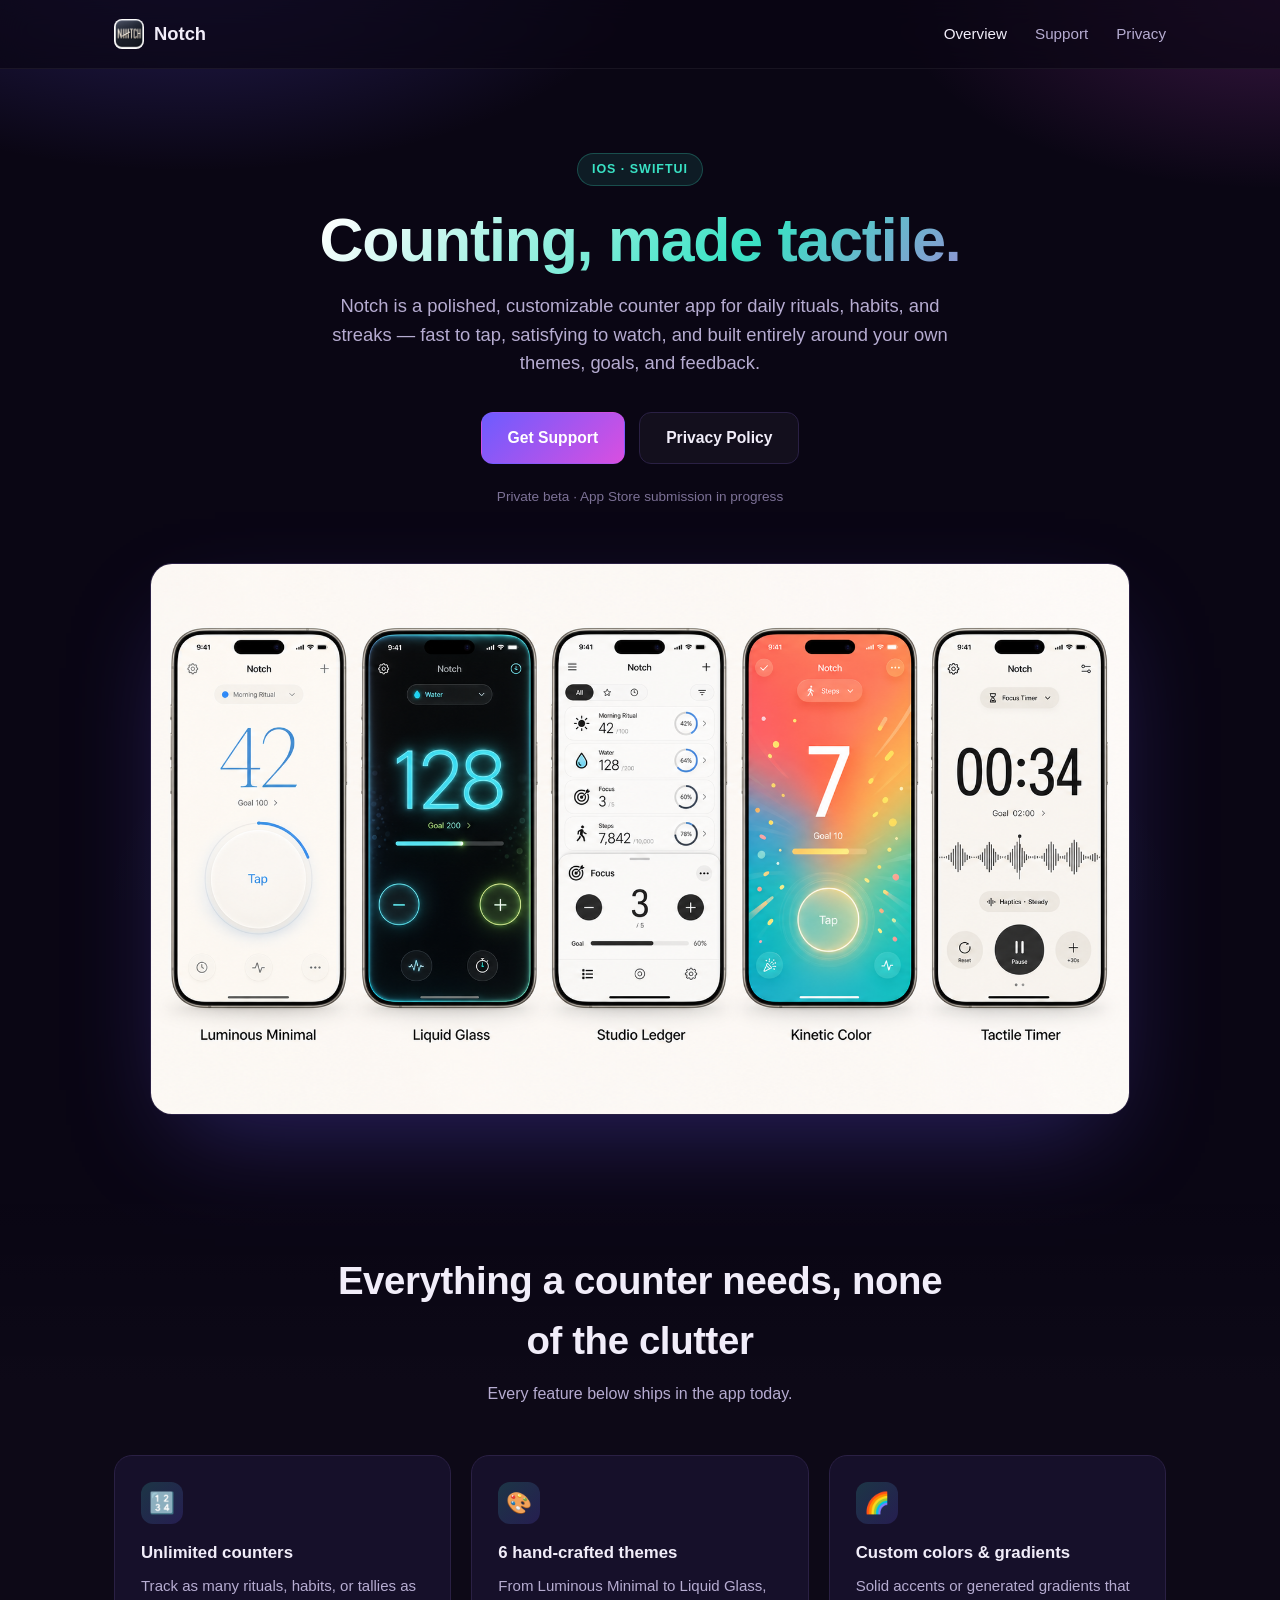
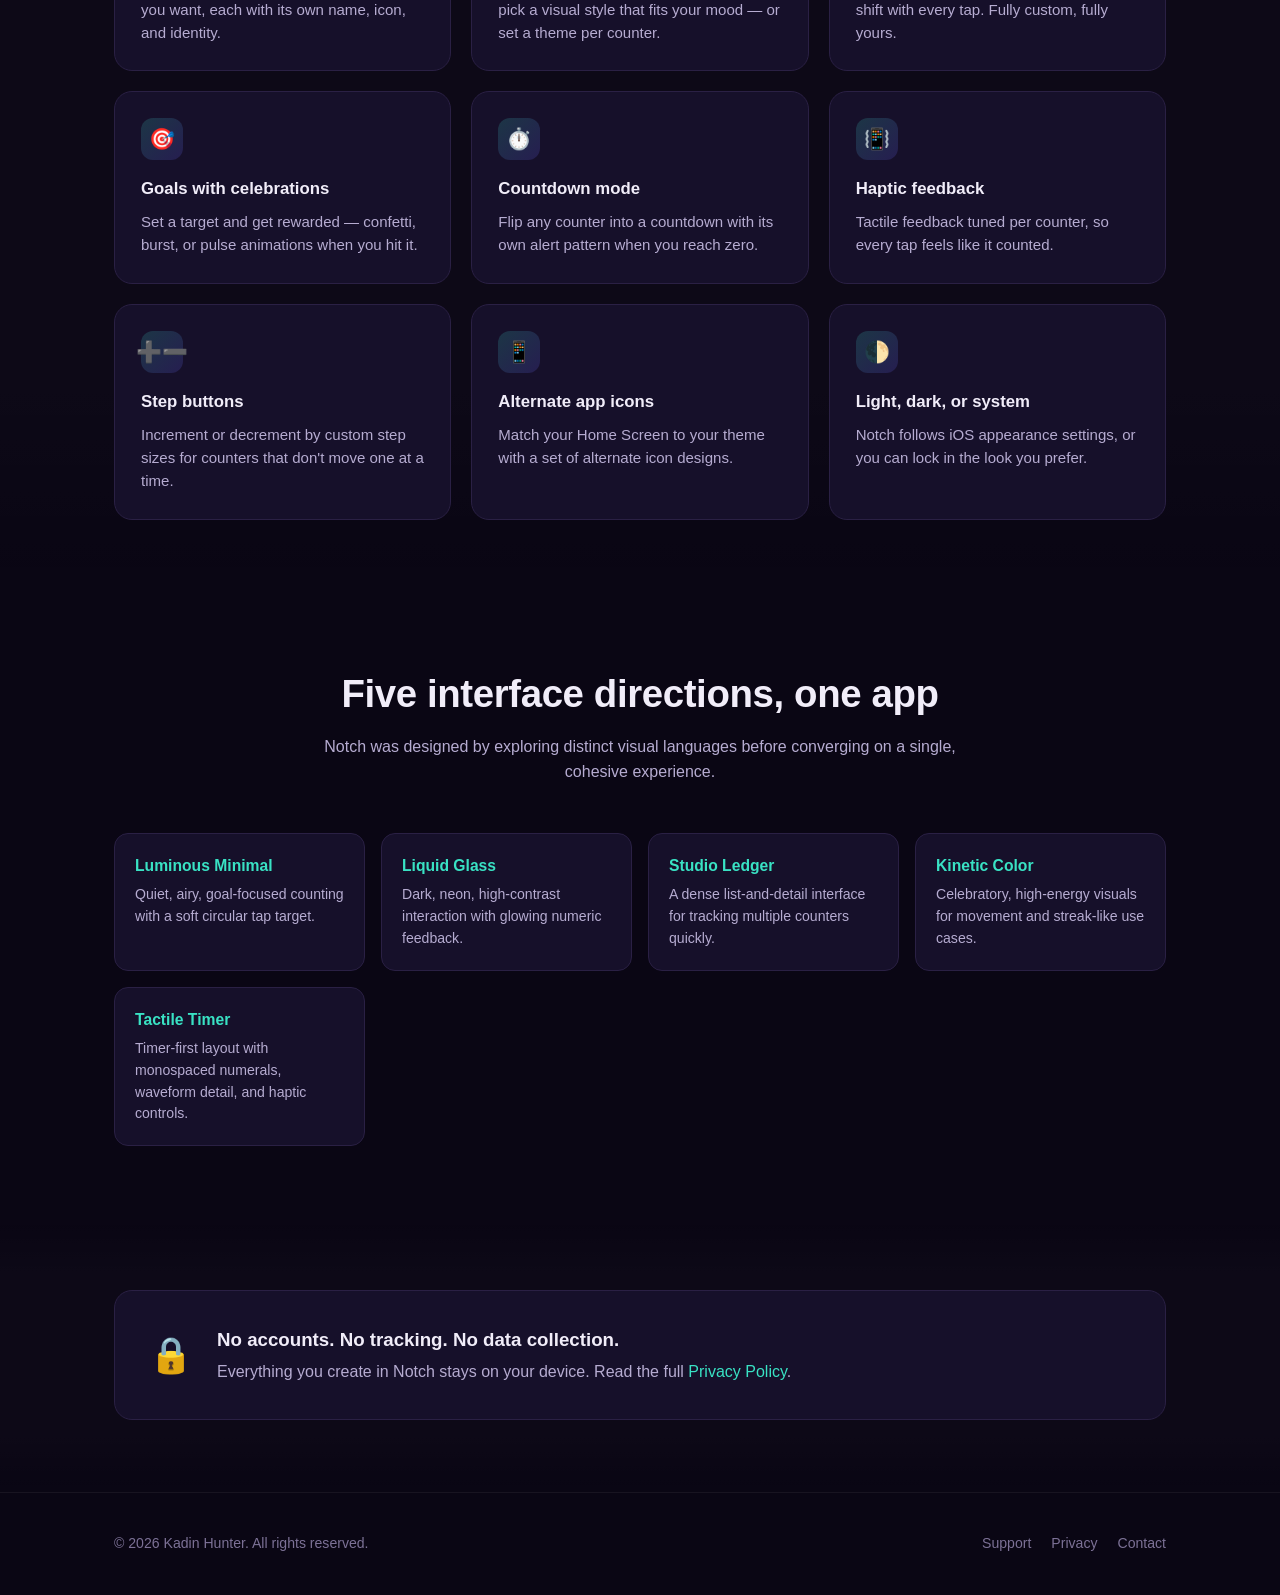
<file: index.html>
<!doctype html>
<html lang="en">
<head>
<meta charset="utf-8">
<meta name="viewport" content="width=device-width, initial-scale=1">
<title>Notch — A more tactile counter app for iOS</title>
<meta name="description" content="Notch turns simple counting into a tactile, personal experience: themed counters, goal tracking, countdown mode, haptics, and alternate app icons.">
<link rel="icon" href="assets/favicon.png">
<link rel="stylesheet" href="assets/style.css">
</head>
<body>

<header class="site">
  <div class="wrap">
    <a class="brand" href="index.html">
      <img src="assets/icon.png" alt="Notch app icon">
      Notch
    </a>
    <nav class="primary">
      <a href="index.html" class="active">Overview</a>
      <a href="support.html">Support</a>
      <a href="privacy.html">Privacy</a>
    </nav>
  </div>
</header>

<section class="hero">
  <div class="wrap">
    <span class="eyebrow">iOS · SwiftUI</span>
    <h1>Counting, made tactile.</h1>
    <p class="lead">
      Notch is a polished, customizable counter app for daily rituals, habits,
      and streaks — fast to tap, satisfying to watch, and built entirely
      around your own themes, goals, and feedback.
    </p>
    <div class="hero-actions">
      <a class="btn btn-primary" href="support.html">Get Support</a>
      <a class="btn btn-ghost" href="privacy.html">Privacy Policy</a>
    </div>
    <div class="status-pill">Private beta · App Store submission in progress</div>

    <div class="hero-shot">
      <img src="assets/design-prototype.png" alt="Notch interface design concepts across five visual directions">
    </div>
  </div>
</section>

<section class="alt">
  <div class="wrap">
    <div class="section-head">
      <h2>Everything a counter needs, none of the clutter</h2>
      <p>Every feature below ships in the app today.</p>
    </div>
    <div class="grid">
      <div class="card">
        <div class="icon">🔢</div>
        <h3>Unlimited counters</h3>
        <p>Track as many rituals, habits, or tallies as you want, each with its own name, icon, and identity.</p>
      </div>
      <div class="card">
        <div class="icon">🎨</div>
        <h3>6 hand-crafted themes</h3>
        <p>From Luminous Minimal to Liquid Glass, pick a visual style that fits your mood — or set a theme per counter.</p>
      </div>
      <div class="card">
        <div class="icon">🌈</div>
        <h3>Custom colors &amp; gradients</h3>
        <p>Solid accents or generated gradients that shift with every tap. Fully custom, fully yours.</p>
      </div>
      <div class="card">
        <div class="icon">🎯</div>
        <h3>Goals with celebrations</h3>
        <p>Set a target and get rewarded — confetti, burst, or pulse animations when you hit it.</p>
      </div>
      <div class="card">
        <div class="icon">⏱️</div>
        <h3>Countdown mode</h3>
        <p>Flip any counter into a countdown with its own alert pattern when you reach zero.</p>
      </div>
      <div class="card">
        <div class="icon">📳</div>
        <h3>Haptic feedback</h3>
        <p>Tactile feedback tuned per counter, so every tap feels like it counted.</p>
      </div>
      <div class="card">
        <div class="icon">➕➖</div>
        <h3>Step buttons</h3>
        <p>Increment or decrement by custom step sizes for counters that don't move one at a time.</p>
      </div>
      <div class="card">
        <div class="icon">📱</div>
        <h3>Alternate app icons</h3>
        <p>Match your Home Screen to your theme with a set of alternate icon designs.</p>
      </div>
      <div class="card">
        <div class="icon">🌓</div>
        <h3>Light, dark, or system</h3>
        <p>Notch follows iOS appearance settings, or you can lock in the look you prefer.</p>
      </div>
    </div>
  </div>
</section>

<section>
  <div class="wrap">
    <div class="section-head">
      <h2>Five interface directions, one app</h2>
      <p>Notch was designed by exploring distinct visual languages before converging on a single, cohesive experience.</p>
    </div>
    <div class="concepts">
      <div class="concept">
        <h4>Luminous Minimal</h4>
        <p>Quiet, airy, goal-focused counting with a soft circular tap target.</p>
      </div>
      <div class="concept">
        <h4>Liquid Glass</h4>
        <p>Dark, neon, high-contrast interaction with glowing numeric feedback.</p>
      </div>
      <div class="concept">
        <h4>Studio Ledger</h4>
        <p>A dense list-and-detail interface for tracking multiple counters quickly.</p>
      </div>
      <div class="concept">
        <h4>Kinetic Color</h4>
        <p>Celebratory, high-energy visuals for movement and streak-like use cases.</p>
      </div>
      <div class="concept">
        <h4>Tactile Timer</h4>
        <p>Timer-first layout with monospaced numerals, waveform detail, and haptic controls.</p>
      </div>
    </div>
  </div>
</section>

<section class="alt">
  <div class="wrap">
    <div class="privacy-strip">
      <div class="glyph">🔒</div>
      <div>
        <h3>No accounts. No tracking. No data collection.</h3>
        <p>Everything you create in Notch stays on your device. Read the full <a href="privacy.html">Privacy Policy</a>.</p>
      </div>
    </div>
  </div>
</section>

<footer class="site">
  <div class="wrap">
    <span>© 2026 Kadin Hunter. All rights reserved.</span>
    <nav>
      <a href="support.html">Support</a>
      <a href="privacy.html">Privacy</a>
      <a href="mailto:kadin.hunter.ai@icloud.com">Contact</a>
    </nav>
  </div>
</footer>

</body>
</html>
</file>
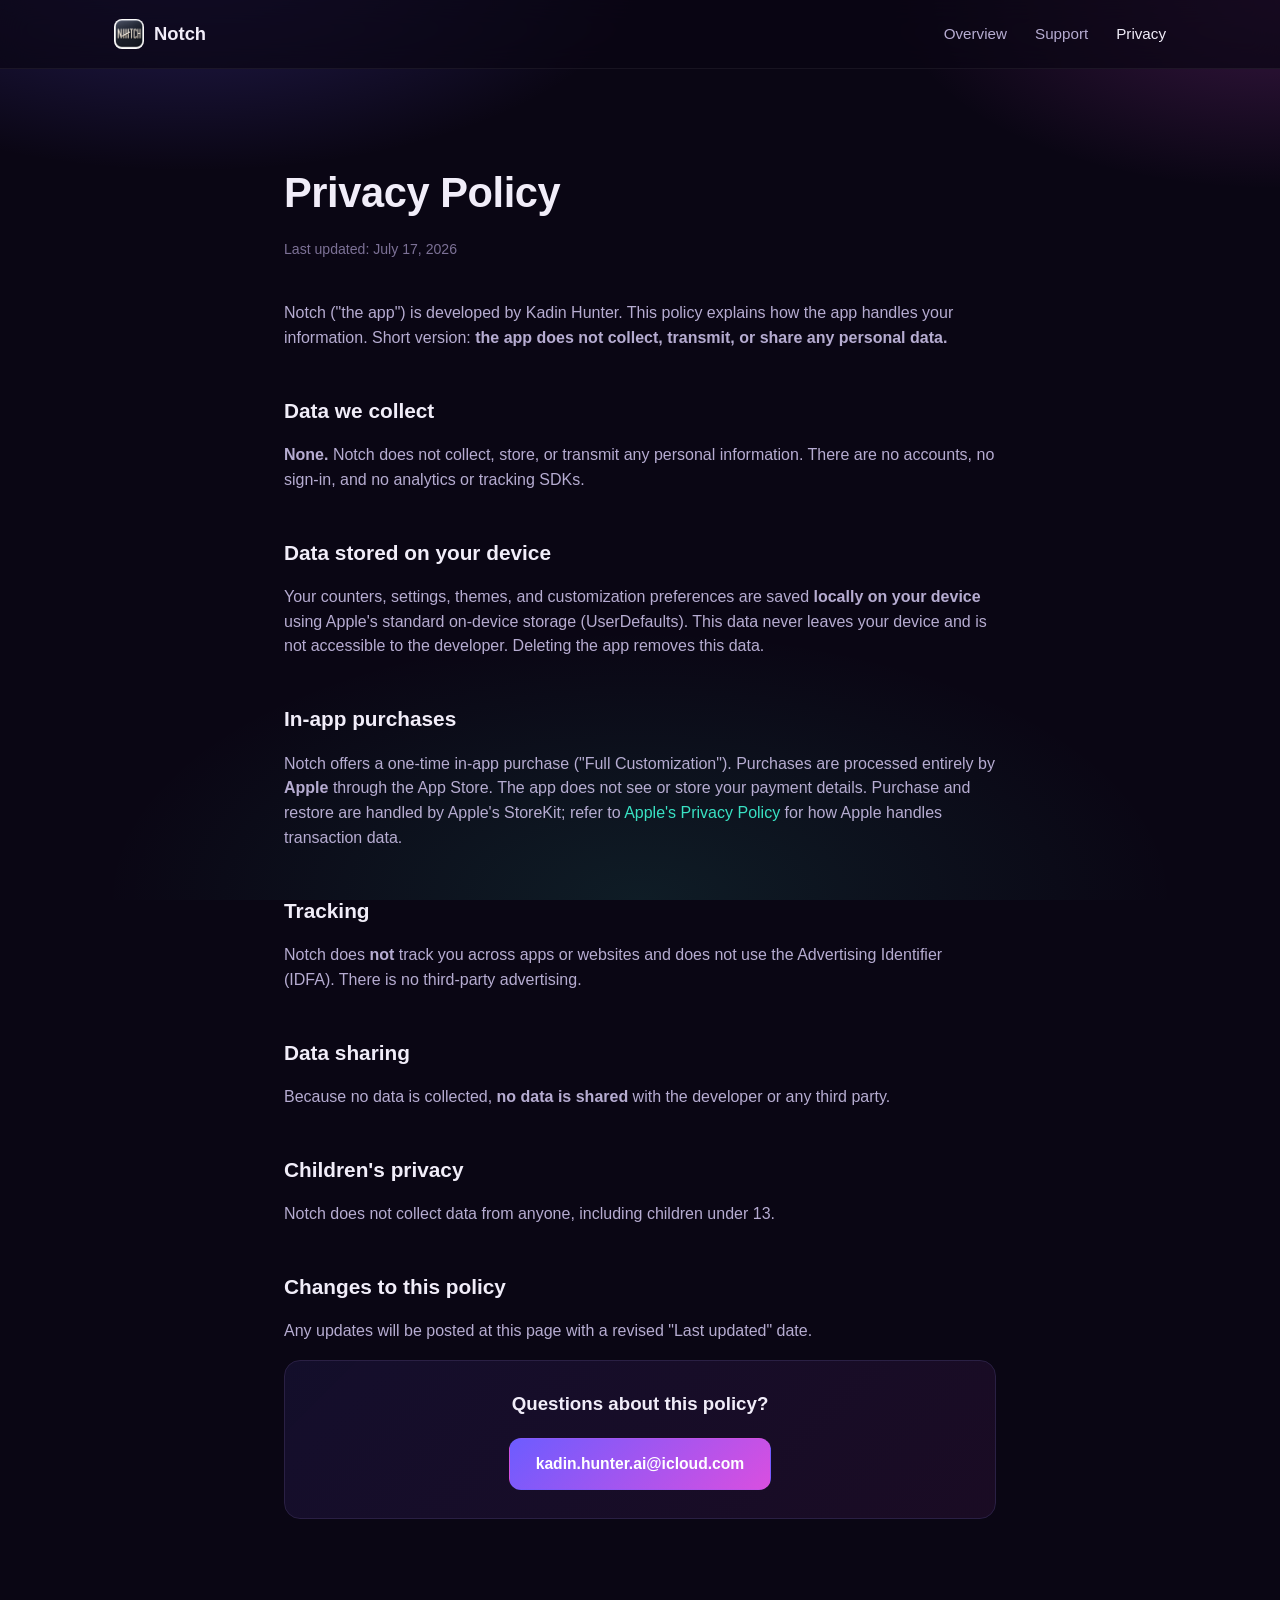
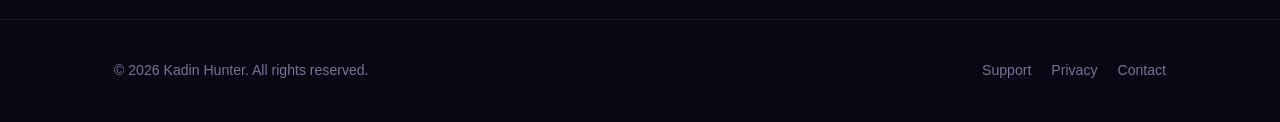
<file: privacy.html>
<!doctype html>
<html lang="en">
<head>
<meta charset="utf-8">
<meta name="viewport" content="width=device-width, initial-scale=1">
<title>Privacy Policy — Notch</title>
<meta name="description" content="Notch's privacy policy: the app collects no personal data, has no accounts, and stores everything locally on your device.">
<link rel="icon" href="assets/favicon.png">
<link rel="stylesheet" href="assets/style.css">
</head>
<body>

<header class="site">
  <div class="wrap">
    <a class="brand" href="index.html">
      <img src="assets/icon.png" alt="Notch app icon">
      Notch
    </a>
    <nav class="primary">
      <a href="index.html">Overview</a>
      <a href="support.html">Support</a>
      <a href="privacy.html" class="active">Privacy</a>
    </nav>
  </div>
</header>

<main class="doc">
  <h1>Privacy Policy</h1>
  <p class="updated">Last updated: July 17, 2026</p>

  <p>Notch ("the app") is developed by Kadin Hunter. This policy explains how the app handles your information. Short version: <strong>the app does not collect, transmit, or share any personal data.</strong></p>

  <h2>Data we collect</h2>
  <p><strong>None.</strong> Notch does not collect, store, or transmit any personal information. There are no accounts, no sign-in, and no analytics or tracking SDKs.</p>

  <h2>Data stored on your device</h2>
  <p>Your counters, settings, themes, and customization preferences are saved <strong>locally on your device</strong> using Apple's standard on-device storage (UserDefaults). This data never leaves your device and is not accessible to the developer. Deleting the app removes this data.</p>

  <h2>In-app purchases</h2>
  <p>Notch offers a one-time in-app purchase ("Full Customization"). Purchases are processed entirely by <strong>Apple</strong> through the App Store. The app does not see or store your payment details. Purchase and restore are handled by Apple's StoreKit; refer to <a href="https://www.apple.com/legal/privacy/" target="_blank" rel="noopener">Apple's Privacy Policy</a> for how Apple handles transaction data.</p>

  <h2>Tracking</h2>
  <p>Notch does <strong>not</strong> track you across apps or websites and does not use the Advertising Identifier (IDFA). There is no third-party advertising.</p>

  <h2>Data sharing</h2>
  <p>Because no data is collected, <strong>no data is shared</strong> with the developer or any third party.</p>

  <h2>Children's privacy</h2>
  <p>Notch does not collect data from anyone, including children under 13.</p>

  <h2>Changes to this policy</h2>
  <p>Any updates will be posted at this page with a revised "Last updated" date.</p>

  <div class="contact-box">
    <h3 style="margin:0 0 8px;">Questions about this policy?</h3>
    <a class="btn btn-primary" href="mailto:kadin.hunter.ai@icloud.com">kadin.hunter.ai@icloud.com</a>
  </div>
</main>

<footer class="site">
  <div class="wrap">
    <span>© 2026 Kadin Hunter. All rights reserved.</span>
    <nav>
      <a href="support.html">Support</a>
      <a href="privacy.html">Privacy</a>
      <a href="mailto:kadin.hunter.ai@icloud.com">Contact</a>
    </nav>
  </div>
</footer>

</body>
</html>
</file>
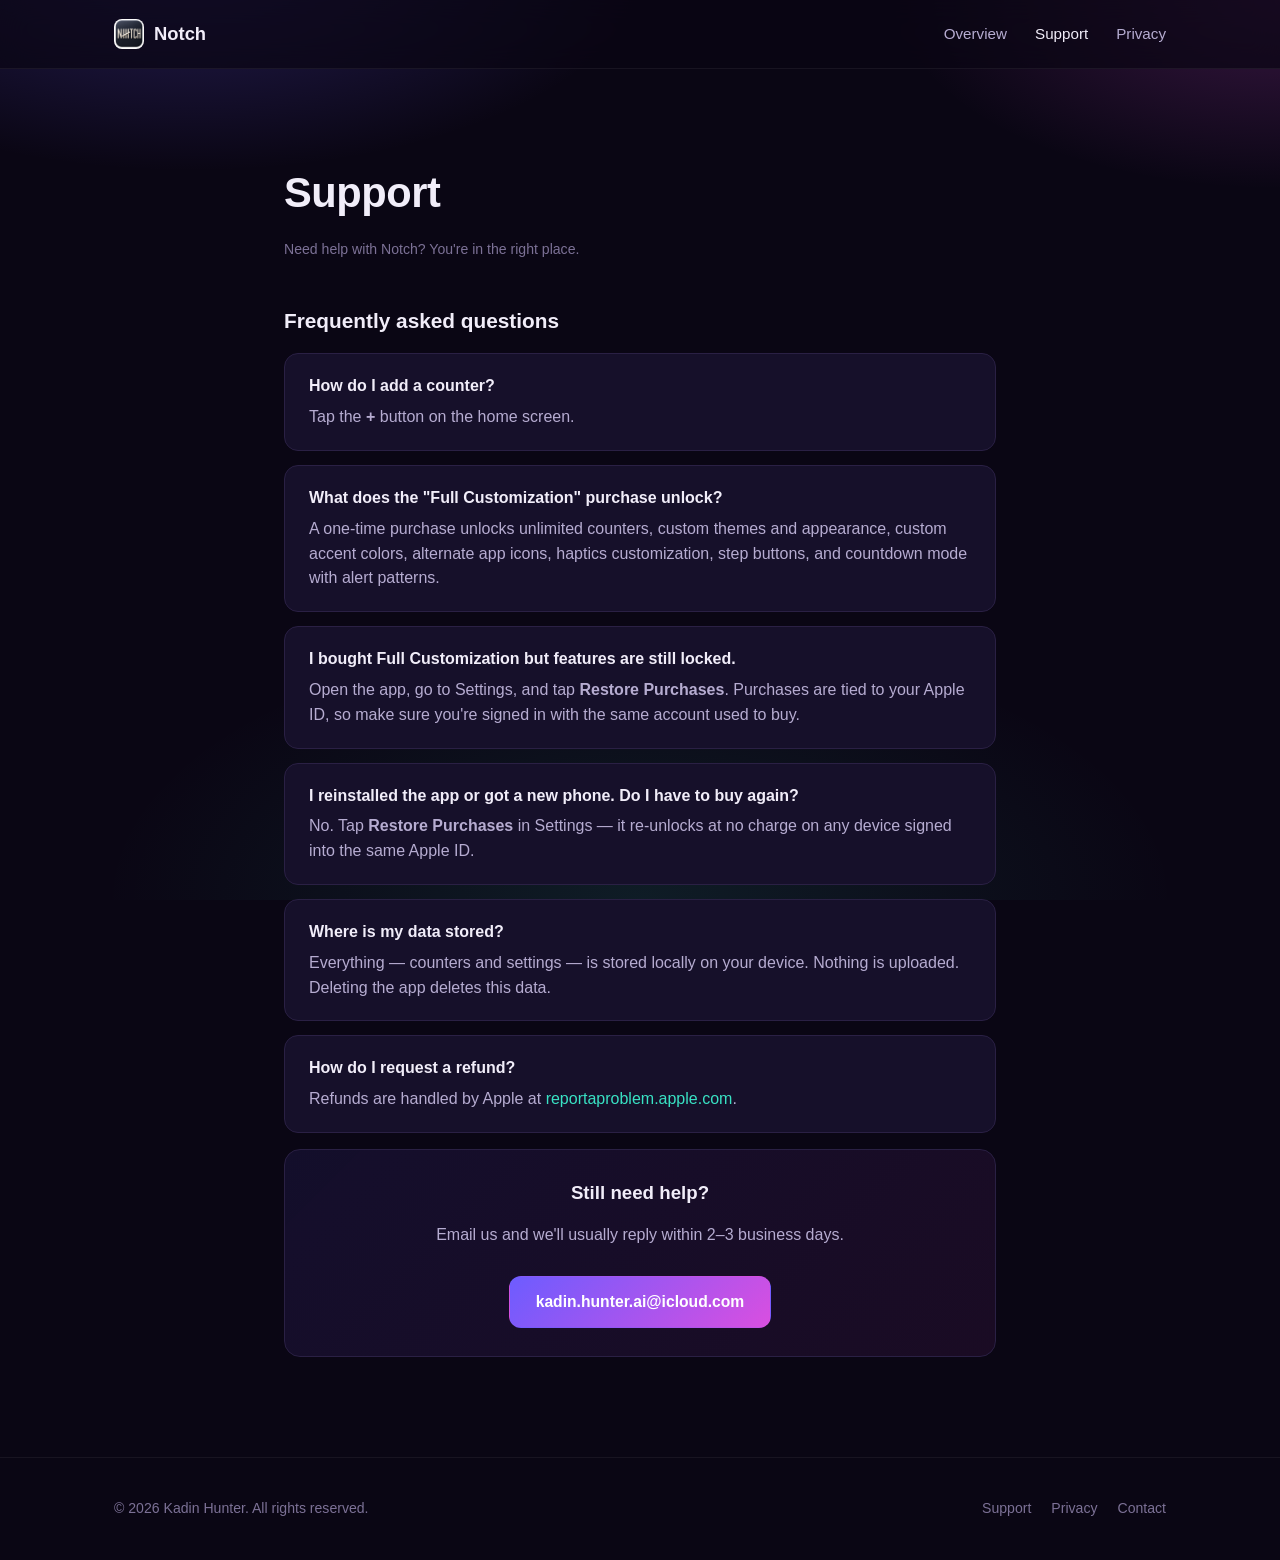
<file: support.html>
<!doctype html>
<html lang="en">
<head>
<meta charset="utf-8">
<meta name="viewport" content="width=device-width, initial-scale=1">
<title>Support — Notch</title>
<meta name="description" content="Get help with Notch: FAQs, contact info, and troubleshooting for purchases and restores.">
<link rel="icon" href="assets/favicon.png">
<link rel="stylesheet" href="assets/style.css">
</head>
<body>

<header class="site">
  <div class="wrap">
    <a class="brand" href="index.html">
      <img src="assets/icon.png" alt="Notch app icon">
      Notch
    </a>
    <nav class="primary">
      <a href="index.html">Overview</a>
      <a href="support.html" class="active">Support</a>
      <a href="privacy.html">Privacy</a>
    </nav>
  </div>
</header>

<main class="doc">
  <h1>Support</h1>
  <p class="updated">Need help with Notch? You're in the right place.</p>

  <h2>Frequently asked questions</h2>

  <dl>
    <div class="faq">
      <dt>How do I add a counter?</dt>
      <dd>Tap the <strong>+</strong> button on the home screen.</dd>
    </div>
    <div class="faq">
      <dt>What does the "Full Customization" purchase unlock?</dt>
      <dd>A one-time purchase unlocks unlimited counters, custom themes and appearance, custom accent colors, alternate app icons, haptics customization, step buttons, and countdown mode with alert patterns.</dd>
    </div>
    <div class="faq">
      <dt>I bought Full Customization but features are still locked.</dt>
      <dd>Open the app, go to Settings, and tap <strong>Restore Purchases</strong>. Purchases are tied to your Apple ID, so make sure you're signed in with the same account used to buy.</dd>
    </div>
    <div class="faq">
      <dt>I reinstalled the app or got a new phone. Do I have to buy again?</dt>
      <dd>No. Tap <strong>Restore Purchases</strong> in Settings — it re-unlocks at no charge on any device signed into the same Apple ID.</dd>
    </div>
    <div class="faq">
      <dt>Where is my data stored?</dt>
      <dd>Everything — counters and settings — is stored locally on your device. Nothing is uploaded. Deleting the app deletes this data.</dd>
    </div>
    <div class="faq">
      <dt>How do I request a refund?</dt>
      <dd>Refunds are handled by Apple at <a href="https://reportaproblem.apple.com" target="_blank" rel="noopener">reportaproblem.apple.com</a>.</dd>
    </div>
  </dl>

  <div class="contact-box">
    <h3 style="margin:0 0 8px;">Still need help?</h3>
    <p>Email us and we'll usually reply within 2–3 business days.</p>
    <a class="btn btn-primary" href="mailto:kadin.hunter.ai@icloud.com">kadin.hunter.ai@icloud.com</a>
  </div>
</main>

<footer class="site">
  <div class="wrap">
    <span>© 2026 Kadin Hunter. All rights reserved.</span>
    <nav>
      <a href="support.html">Support</a>
      <a href="privacy.html">Privacy</a>
      <a href="mailto:kadin.hunter.ai@icloud.com">Contact</a>
    </nav>
  </div>
</footer>

</body>
</html>
</file>
<file: assets/style.css>
:root {
  --bg: #0a0614;
  --bg-alt: #120c22;
  --card: #16102a;
  --card-border: #2a2044;
  --text: #f1edf9;
  --text-dim: #b6acd1;
  --text-faint: #7c7196;
  --accent: #39e2c4;
  --accent-2: #d94fe0;
  --accent-3: #6d5cff;
  --radius: 18px;
  --max: 1100px;
}

* { box-sizing: border-box; }

html { scroll-behavior: smooth; }

body {
  margin: 0;
  background: var(--bg);
  color: var(--text);
  font-family: -apple-system, BlinkMacSystemFont, "SF Pro Text", "Segoe UI", Inter, Roboto, sans-serif;
  line-height: 1.55;
  -webkit-font-smoothing: antialiased;
}

body::before {
  content: "";
  position: fixed;
  inset: 0;
  z-index: -1;
  background:
    radial-gradient(60% 40% at 15% -5%, rgba(109, 92, 255, 0.28), transparent 60%),
    radial-gradient(50% 35% at 100% 0%, rgba(217, 79, 224, 0.22), transparent 60%),
    radial-gradient(70% 50% at 50% 100%, rgba(57, 226, 196, 0.10), transparent 60%),
    var(--bg);
}

a { color: var(--accent); text-decoration: none; }
a:hover { text-decoration: underline; }

img { max-width: 100%; display: block; }

.wrap {
  max-width: var(--max);
  margin: 0 auto;
  padding: 0 24px;
}

/* Header */
header.site {
  position: sticky;
  top: 0;
  z-index: 20;
  backdrop-filter: blur(14px);
  background: rgba(10, 6, 20, 0.72);
  border-bottom: 1px solid rgba(255,255,255,0.06);
}

header.site .wrap {
  display: flex;
  align-items: center;
  justify-content: space-between;
  height: 68px;
}

.brand {
  display: flex;
  align-items: center;
  gap: 10px;
  font-weight: 700;
  font-size: 1.15rem;
  color: var(--text);
}

.brand img {
  width: 30px;
  height: 30px;
  border-radius: 8px;
}

nav.primary {
  display: flex;
  gap: 28px;
  align-items: center;
}

nav.primary a {
  color: var(--text-dim);
  font-size: 0.95rem;
  font-weight: 500;
}

nav.primary a:hover,
nav.primary a.active { color: var(--text); text-decoration: none; }

/* Hero */
.hero {
  padding: 84px 0 64px;
  text-align: center;
}

.eyebrow {
  display: inline-block;
  font-size: 0.78rem;
  font-weight: 600;
  letter-spacing: 0.08em;
  text-transform: uppercase;
  color: var(--accent);
  background: rgba(57, 226, 196, 0.10);
  border: 1px solid rgba(57, 226, 196, 0.25);
  padding: 6px 14px;
  border-radius: 999px;
  margin-bottom: 22px;
}

.hero h1 {
  font-size: clamp(2.4rem, 5.5vw, 3.8rem);
  line-height: 1.08;
  margin: 0 0 18px;
  letter-spacing: -0.02em;
  background: linear-gradient(135deg, #ffffff 20%, var(--accent) 60%, var(--accent-2) 100%);
  -webkit-background-clip: text;
  background-clip: text;
  color: transparent;
}

.hero p.lead {
  max-width: 640px;
  margin: 0 auto 34px;
  color: var(--text-dim);
  font-size: 1.15rem;
}

.hero-actions {
  display: flex;
  gap: 14px;
  justify-content: center;
  flex-wrap: wrap;
}

.btn {
  display: inline-flex;
  align-items: center;
  gap: 8px;
  padding: 13px 26px;
  border-radius: 12px;
  font-weight: 600;
  font-size: 0.98rem;
  border: 1px solid transparent;
  cursor: pointer;
}

.btn-primary {
  background: linear-gradient(135deg, var(--accent-3), var(--accent-2));
  color: #fff;
}
.btn-primary:hover { text-decoration: none; filter: brightness(1.08); }

.btn-ghost {
  background: rgba(255,255,255,0.04);
  border-color: var(--card-border);
  color: var(--text);
}
.btn-ghost:hover { text-decoration: none; background: rgba(255,255,255,0.08); }

.status-pill {
  margin-top: 22px;
  font-size: 0.85rem;
  color: var(--text-faint);
}

/* Hero image */
.hero-shot {
  margin: 56px auto 0;
  max-width: 980px;
  border-radius: 22px;
  overflow: hidden;
  border: 1px solid var(--card-border);
  box-shadow: 0 40px 100px -30px rgba(109, 92, 255, 0.35);
}

/* Sections */
section { padding: 72px 0; }
section.alt { background: linear-gradient(180deg, transparent, rgba(255,255,255,0.015) 20%, rgba(255,255,255,0.015) 80%, transparent); }

.section-head {
  text-align: center;
  max-width: 640px;
  margin: 0 auto 48px;
}

.section-head h2 {
  font-size: clamp(1.8rem, 3.5vw, 2.4rem);
  margin: 0 0 12px;
  letter-spacing: -0.01em;
}

.section-head p { color: var(--text-dim); margin: 0; }

/* Feature grid */
.grid {
  display: grid;
  grid-template-columns: repeat(3, 1fr);
  gap: 20px;
}

@media (max-width: 860px) {
  .grid { grid-template-columns: repeat(2, 1fr); }
}
@media (max-width: 560px) {
  .grid { grid-template-columns: 1fr; }
}

.card {
  background: var(--card);
  border: 1px solid var(--card-border);
  border-radius: var(--radius);
  padding: 26px;
}

.card .icon {
  width: 42px;
  height: 42px;
  border-radius: 12px;
  display: flex;
  align-items: center;
  justify-content: center;
  font-size: 1.3rem;
  background: linear-gradient(135deg, rgba(57,226,196,0.18), rgba(109,92,255,0.18));
  margin-bottom: 16px;
}

.card h3 {
  margin: 0 0 8px;
  font-size: 1.05rem;
}

.card p {
  margin: 0;
  color: var(--text-dim);
  font-size: 0.94rem;
}

/* Design concepts */
.concepts {
  display: grid;
  grid-template-columns: repeat(auto-fit, minmax(200px, 1fr));
  gap: 16px;
  margin-top: 40px;
}

.concept {
  background: var(--card);
  border: 1px solid var(--card-border);
  border-radius: 14px;
  padding: 20px;
}

.concept h4 {
  margin: 0 0 6px;
  font-size: 0.98rem;
  color: var(--accent);
}

.concept p {
  margin: 0;
  font-size: 0.88rem;
  color: var(--text-dim);
}

/* Privacy strip */
.privacy-strip {
  border: 1px solid var(--card-border);
  background: var(--card);
  border-radius: var(--radius);
  padding: 34px;
  display: flex;
  align-items: center;
  gap: 24px;
  flex-wrap: wrap;
}

.privacy-strip .glyph {
  font-size: 2.2rem;
}

.privacy-strip h3 { margin: 0 0 6px; }
.privacy-strip p { margin: 0; color: var(--text-dim); }

/* Content pages (support / privacy) */
.doc {
  max-width: 760px;
  margin: 0 auto;
  padding: 64px 24px 100px;
}

.doc h1 {
  font-size: clamp(2rem, 4vw, 2.6rem);
  margin-bottom: 6px;
  letter-spacing: -0.01em;
}

.doc .updated {
  color: var(--text-faint);
  font-size: 0.88rem;
  margin-bottom: 40px;
}

.doc h2 {
  font-size: 1.3rem;
  margin-top: 44px;
  margin-bottom: 14px;
}

.doc p, .doc li { color: var(--text-dim); font-size: 1rem; }
.doc ul { padding-left: 22px; }

.faq {
  border: 1px solid var(--card-border);
  background: var(--card);
  border-radius: 14px;
  padding: 20px 24px;
  margin-bottom: 14px;
}

.faq dt {
  font-weight: 600;
  color: var(--text);
  margin-bottom: 6px;
}

.faq dd { margin: 0; color: var(--text-dim); }

.contact-box {
  border: 1px solid var(--card-border);
  background: linear-gradient(135deg, rgba(109,92,255,0.10), rgba(217,79,224,0.08));
  border-radius: 16px;
  padding: 28px;
  text-align: center;
  margin-top: 12px;
}

.contact-box a.btn { margin-top: 12px; }

/* Footer */
footer.site {
  border-top: 1px solid rgba(255,255,255,0.06);
  padding: 40px 0;
  color: var(--text-faint);
  font-size: 0.88rem;
}

footer.site .wrap {
  display: flex;
  justify-content: space-between;
  align-items: center;
  flex-wrap: wrap;
  gap: 12px;
}

footer.site nav { display: flex; gap: 20px; }
footer.site nav a { color: var(--text-faint); }
footer.site nav a:hover { color: var(--text); }
</file>
